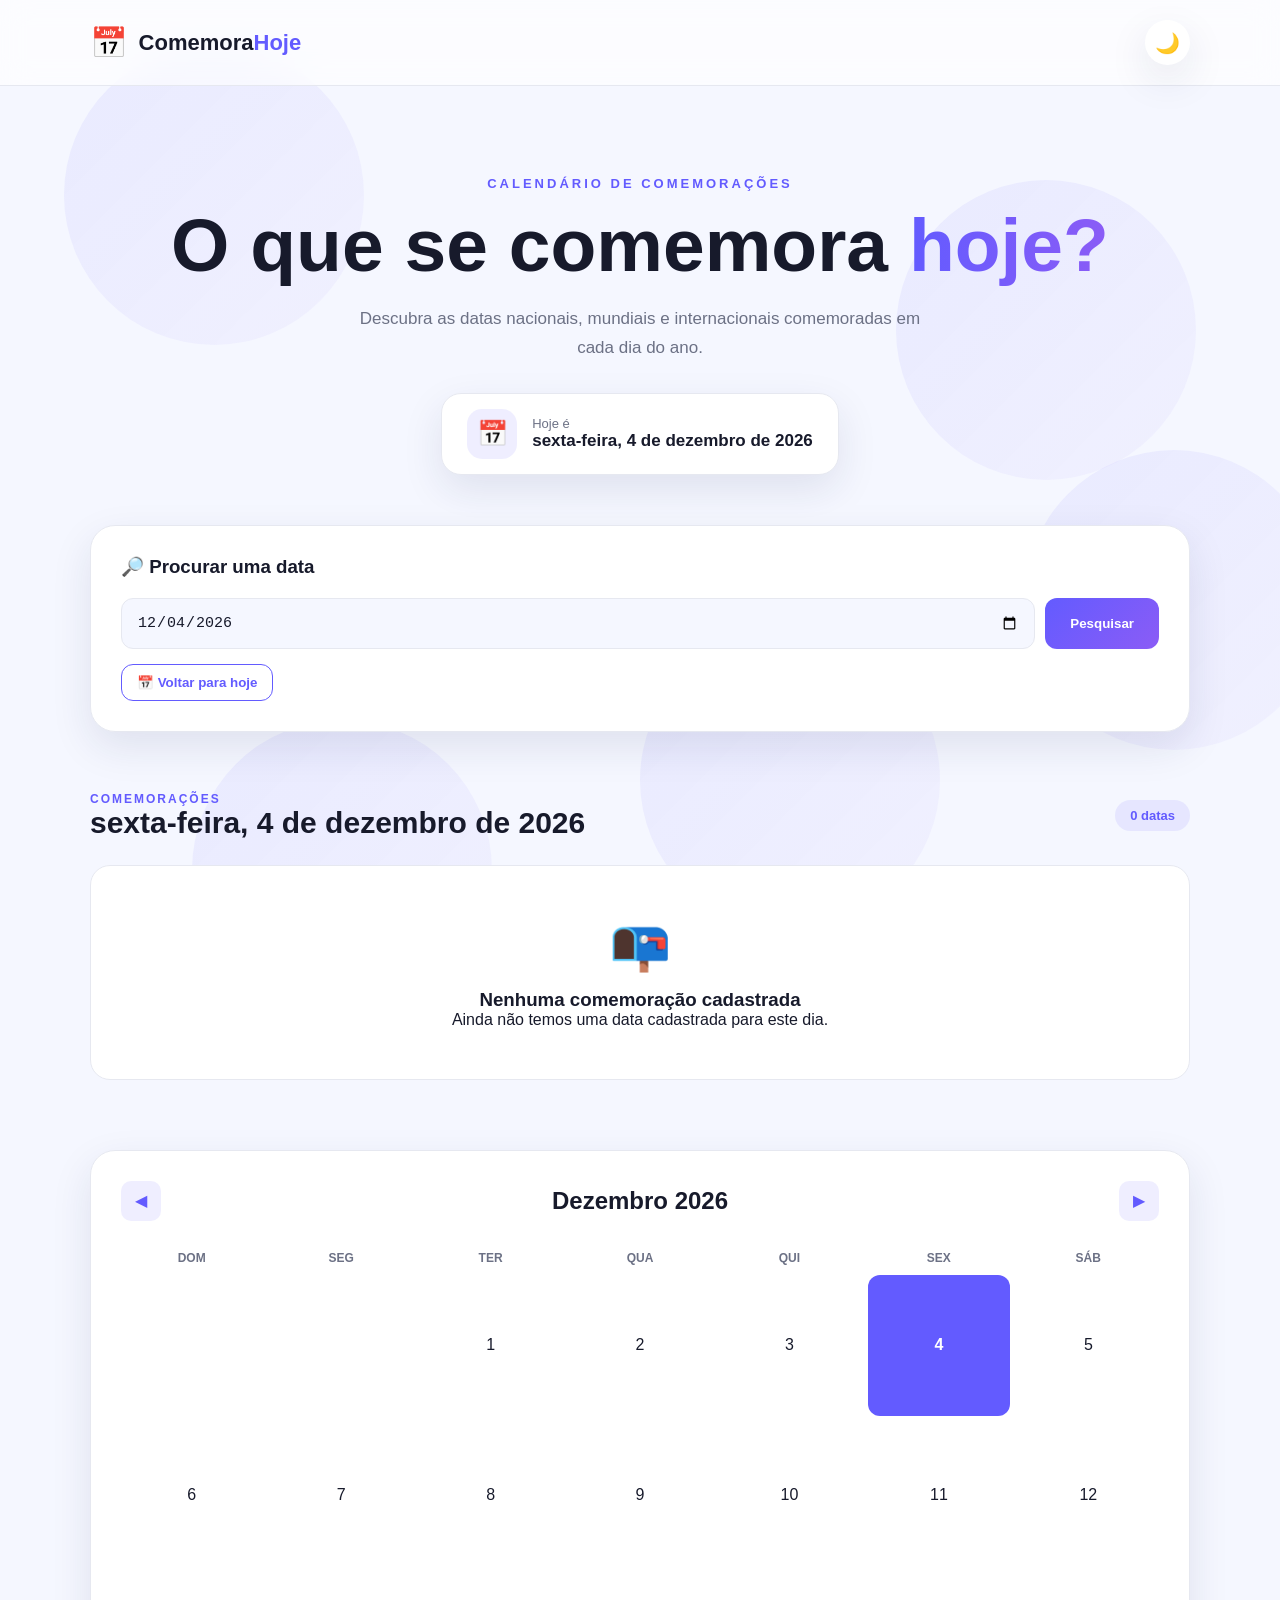
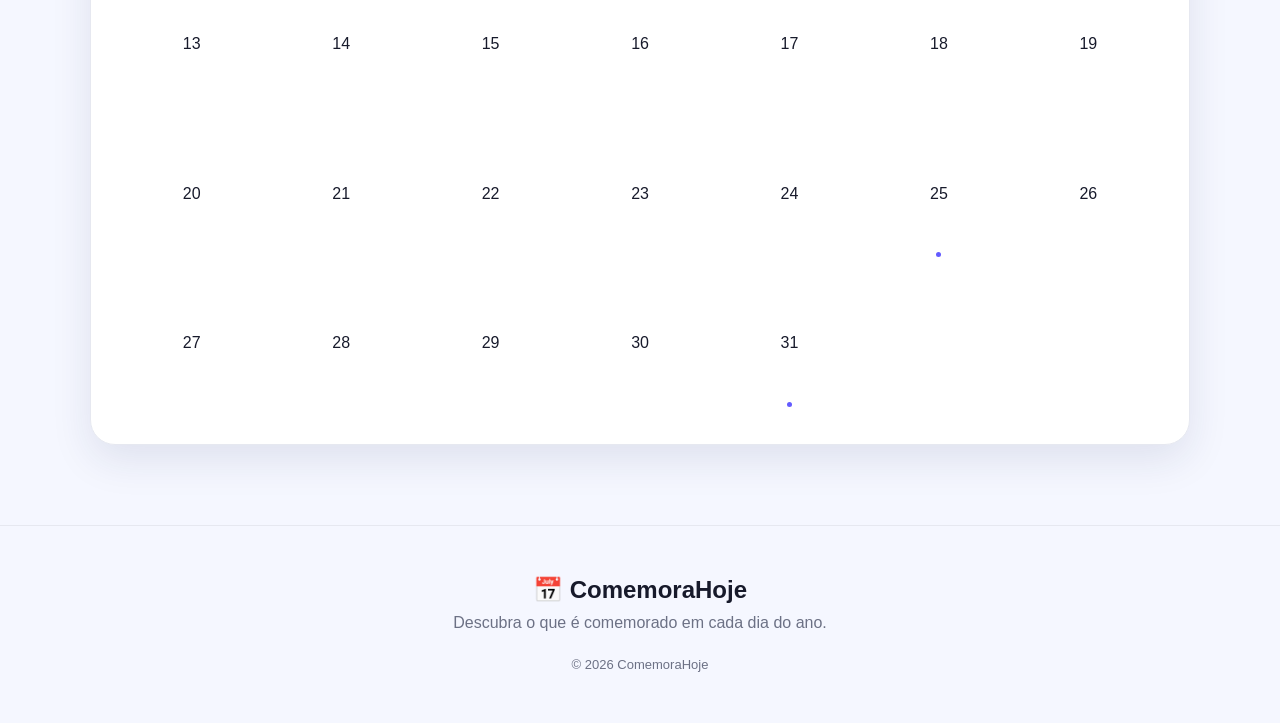
<file: index.html>
<!DOCTYPE html>
<html lang="pt-BR">
<head>
    <meta charset="UTF-8">
    <link rel="icon" href="img/logo.Comemorahoje.png">
    <meta name="viewport" content="width=device-width, initial-scale=1.0">
    <title>ComemoraHoje - O que se comemora hoje?</title>
    <meta name="description" content="Descubra o que se comemora hoje no Brasil e no mundo. Veja datas comemorativas, dias nacionais, mundiais e universais.">
    <meta name="keywords" content="ComemoraHoje, o que se comemora hoje, datas comemorativas, comemorações, dia mundial, dia nacional">
    <meta name="author" content="ComemoraHoje">

    <link rel="stylesheet" href="css/sim.css">
    <script type="application/ld+json">
{
  "@context": "https://schema.org",
  "@type": "WebSite",
  "name": "ComemoraHoje",
  "alternateName": "Comemora Hoje",
  "url": "https://udsongab123-hue.github.io/teste/"
}
</script>
    
</head>

<body>

    <!-- Fundo animado -->
    <div class="background">
        <span></span>
        <span></span>
        <span></span>
        <span></span>
        <span></span>
    </div>

    <!-- CABEÇALHO -->
    <header>

        <div class="logo">
            <span>📅</span>
            <h1>Comemora<span>Hoje</span></h1>
        </div>

        <button id="temaBtn" class="tema-btn">
            🌙
        </button>

    </header>

    <!-- CONTEÚDO PRINCIPAL -->
    <main>

        <section class="hero">

            <p class="mini-titulo">CALENDÁRIO DE COMEMORAÇÕES</p>

            <h2>
                O que se comemora
                <span>hoje?</span>
            </h2>

            <p class="descricao">
                Descubra as datas nacionais, mundiais e internacionais
                comemoradas em cada dia do ano.
            </p>

            <div class="data-atual">
                <div class="icone-data">📅</div>

                <div>
                    <p>Hoje é</p>
                    <strong id="dataAtual">Carregando...</strong>
                </div>
            </div>

        </section>


        <!-- PESQUISA -->
        <section class="pesquisa">

            <h3>🔎 Procurar uma data</h3>

            <div class="pesquisa-box">

                <input
                    type="date"
                    id="dataPesquisa"
                >

                <button id="buscarBtn">
                    Pesquisar
                </button>

            </div>

            <button id="hojeBtn" class="hoje-btn">
                📅 Voltar para hoje
            </button>

        </section>


        <!-- RESULTADO -->
        <section class="resultado">

            <div class="titulo-secao">

                <div>
                    <p>COMEMORAÇÕES</p>
                    <h2 id="tituloData">
                        Hoje
                    </h2>
                </div>

                <span id="contador">
                    0 datas
                </span>

            </div>


            <div id="cards" class="cards">

                <!-- Os cards serão criados pelo JavaScript -->

            </div>

        </section>


        <!-- CALENDÁRIO -->
        <section class="calendario">

            <div class="calendario-header">

                <button id="mesAnterior">
                    ◀
                </button>

                <h2 id="mesAno">
                    Agosto 2026
                </h2>

                <button id="mesProximo">
                    ▶
                </button>

            </div>

            <div class="dias-semana">
                <span>DOM</span>
                <span>SEG</span>
                <span>TER</span>
                <span>QUA</span>
                <span>QUI</span>
                <span>SEX</span>
                <span>SÁB</span>
            </div>

            <div id="diasCalendario" class="dias-calendario"></div>

        </section>

    </main>


    <!-- RODAPÉ -->
    <footer>

        <h2>📅 ComemoraHoje</h2>

        <p>
            Descubra o que é comemorado em cada dia do ano.
        </p>

        <p class="copyright">
            © 2026 ComemoraHoje
        </p>

    </footer>


    <script src="teste.js"></script>
    

</body>
</html>
</file>
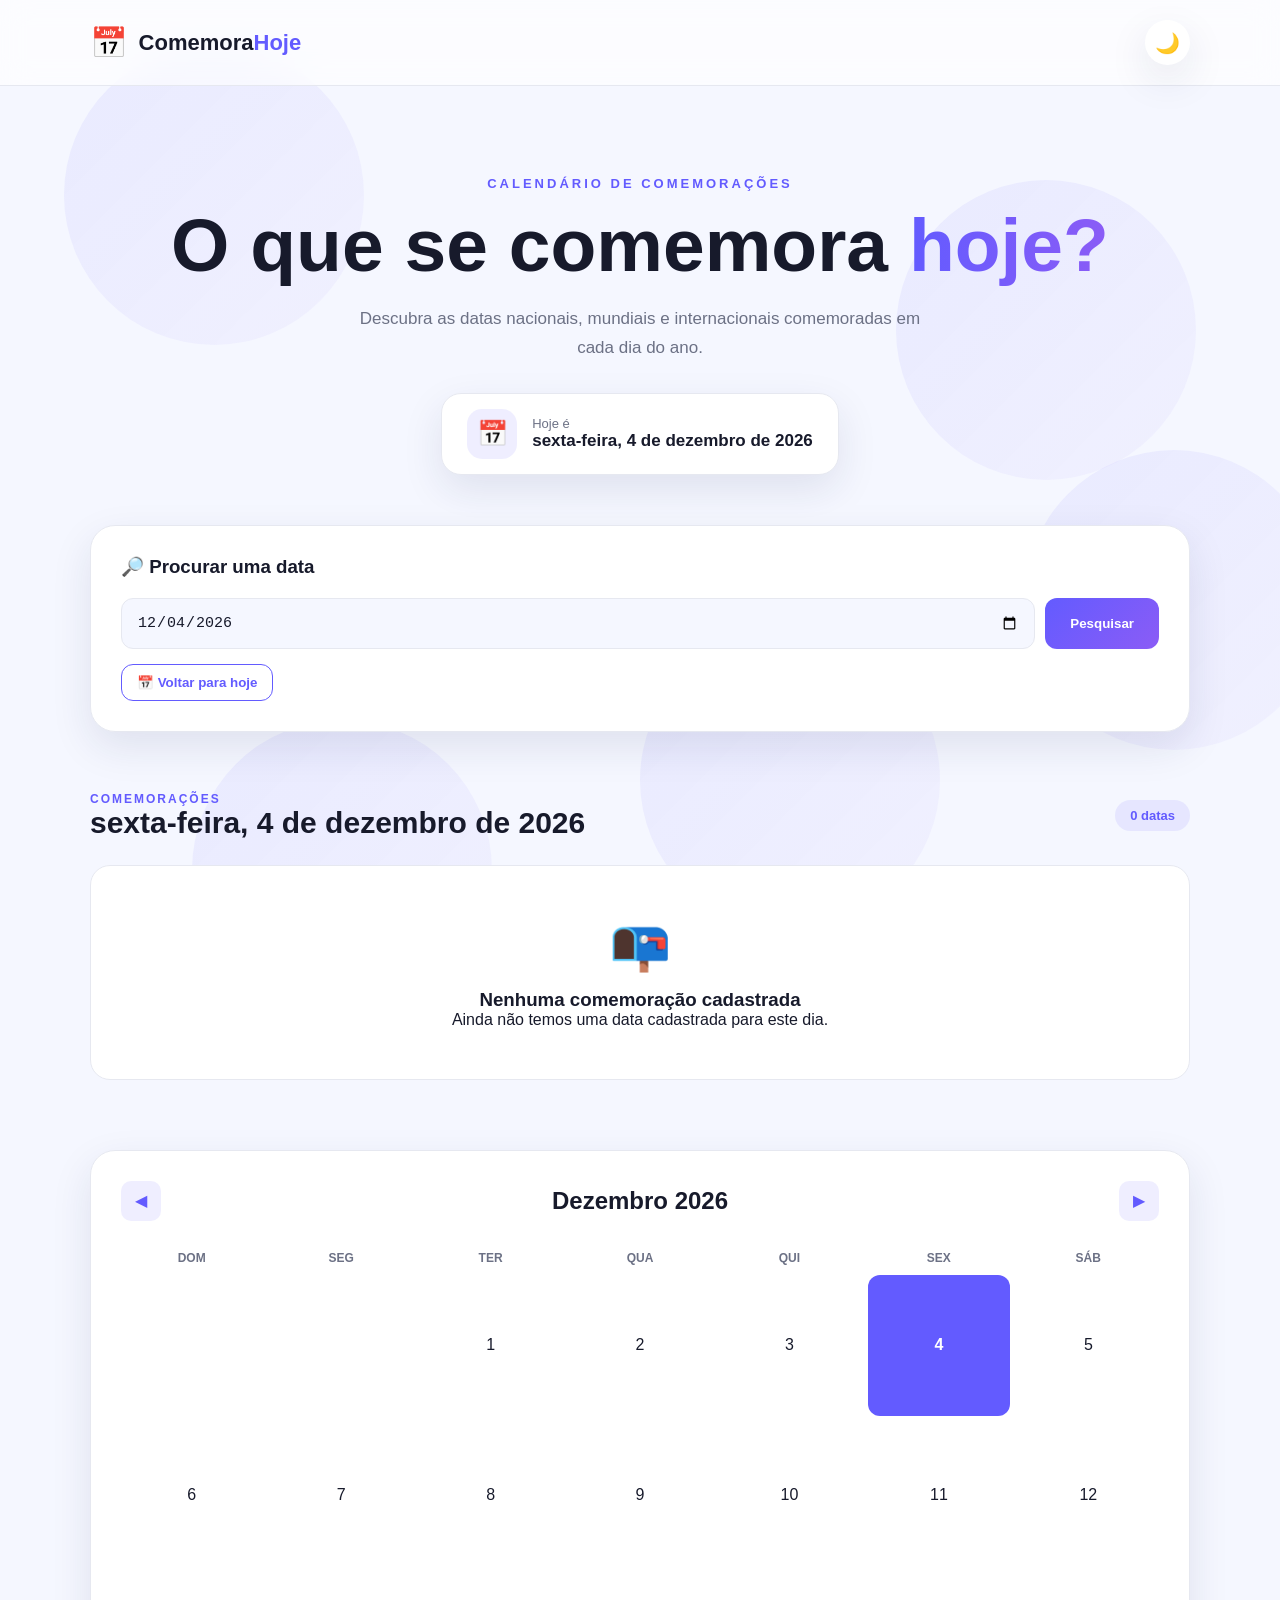
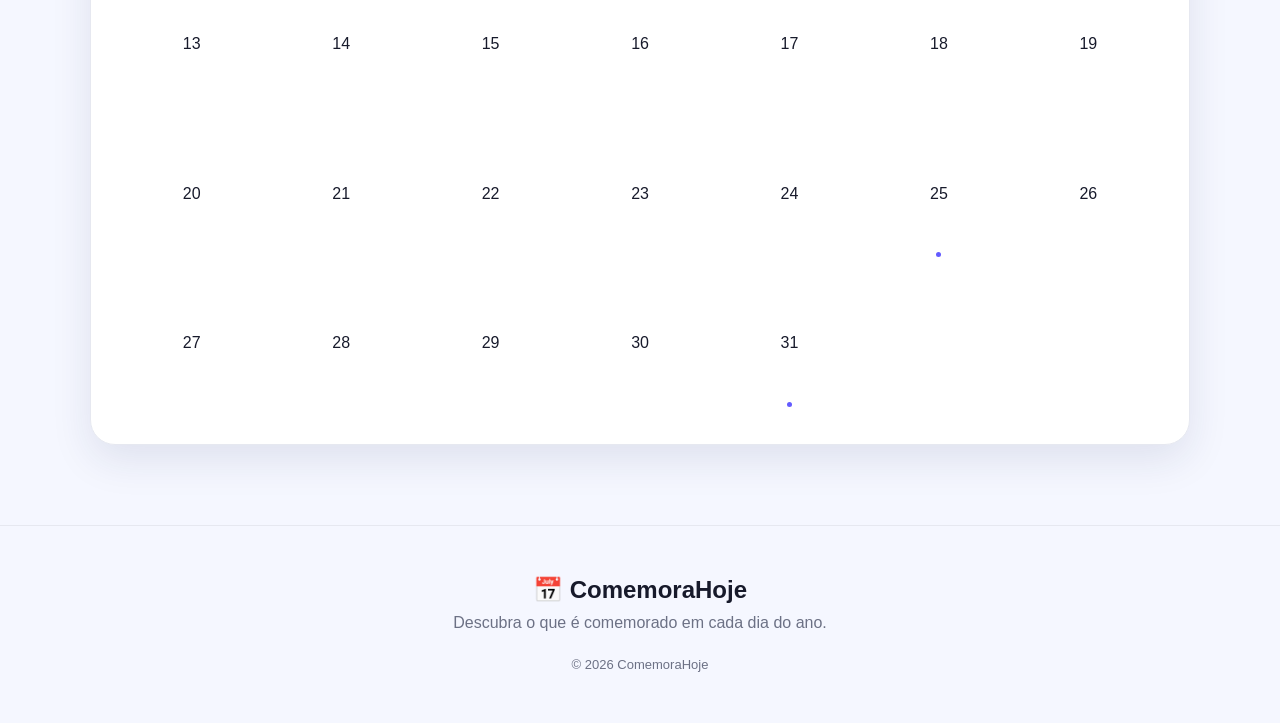
<file: teste.html>
<!DOCTYPE html>
<html lang="pt-BR">
<head>
    <meta charset="UTF-8">
    <meta name="viewport" content="width=device-width, initial-scale=1.0">

    <title>O Que Se Comemora Hoje?</title>

    <link rel="stylesheet" href="css/sim.css">
</head>

<body>

    <!-- Fundo animado -->
    <div class="background">
        <span></span>
        <span></span>
        <span></span>
        <span></span>
        <span></span>
    </div>

    <!-- CABEÇALHO -->
    <header>

        <div class="logo">
            <span>📅</span>
            <h1>Comemora<span>Hoje</span></h1>
        </div>

        <button id="temaBtn" class="tema-btn">
            🌙
        </button>

    </header>

    <!-- CONTEÚDO PRINCIPAL -->
    <main>

        <section class="hero">

            <p class="mini-titulo">CALENDÁRIO DE COMEMORAÇÕES</p>

            <h2>
                O que se comemora
                <span>hoje?</span>
            </h2>

            <p class="descricao">
                Descubra as datas nacionais, mundiais e internacionais
                comemoradas em cada dia do ano.
            </p>

            <div class="data-atual">
                <div class="icone-data">📅</div>

                <div>
                    <p>Hoje é</p>
                    <strong id="dataAtual">Carregando...</strong>
                </div>
            </div>

        </section>


        <!-- PESQUISA -->
        <section class="pesquisa">

            <h3>🔎 Procurar uma data</h3>

            <div class="pesquisa-box">

                <input
                    type="date"
                    id="dataPesquisa"
                >

                <button id="buscarBtn">
                    Pesquisar
                </button>

            </div>

            <button id="hojeBtn" class="hoje-btn">
                📅 Voltar para hoje
            </button>

        </section>


        <!-- RESULTADO -->
        <section class="resultado">

            <div class="titulo-secao">

                <div>
                    <p>COMEMORAÇÕES</p>
                    <h2 id="tituloData">
                        Hoje
                    </h2>
                </div>

                <span id="contador">
                    0 datas
                </span>

            </div>


            <div id="cards" class="cards">

                <!-- Os cards serão criados pelo JavaScript -->

            </div>

        </section>


        <!-- CALENDÁRIO -->
        <section class="calendario">

            <div class="calendario-header">

                <button id="mesAnterior">
                    ◀
                </button>

                <h2 id="mesAno">
                    Agosto 2026
                </h2>

                <button id="mesProximo">
                    ▶
                </button>

            </div>

            <div class="dias-semana">
                <span>DOM</span>
                <span>SEG</span>
                <span>TER</span>
                <span>QUA</span>
                <span>QUI</span>
                <span>SEX</span>
                <span>SÁB</span>
            </div>

            <div id="diasCalendario" class="dias-calendario"></div>

        </section>

    </main>


    <!-- RODAPÉ -->
    <footer>

        <h2>📅 ComemoraHoje</h2>

        <p>
            Descubra o que é comemorado em cada dia do ano.
        </p>

        <p class="copyright">
            © 2026 ComemoraHoje
        </p>

    </footer>


    <script src="teste.js"></script>

</body>
</html>
</file>
<file: css/sim.css>
/* =========================
   CONFIGURAÇÕES
========================= */

* {
    margin: 0;
    padding: 0;
    box-sizing: border-box;
}

:root {

    --fundo: #f5f7ff;
    --fundo-card: #ffffff;

    --texto: #171a2b;
    --texto-secundario: #6c7185;

    --principal: #635bff;
    --principal-2: #8b5cf6;

    --borda: #e6e8f0;

    --sombra:
        0 15px 40px rgba(30, 35, 90, 0.10);
}

body.dark {

    --fundo: #0d1020;
    --fundo-card: #171a2b;

    --texto: #ffffff;
    --texto-secundario: #aeb4c8;

    --borda: #292e43;

    --sombra:
        0 15px 40px rgba(0, 0, 0, 0.35);
}


body {

    font-family:
        Arial,
        Helvetica,
        sans-serif;

    background: var(--fundo);

    color: var(--texto);

    min-height: 100vh;

    transition:
        background 0.3s,
        color 0.3s;

    overflow-x: hidden;
}


/* =========================
   FUNDO ANIMADO
========================= */

.background {

    position: fixed;

    inset: 0;

    overflow: hidden;

    pointer-events: none;

    z-index: -1;
}

.background span {

    position: absolute;

    width: 300px;
    height: 300px;

    border-radius: 50%;

    background:
        linear-gradient(
            135deg,
            rgba(99, 91, 255, 0.08),
            rgba(139, 92, 246, 0.04)
        );

    animation:
        flutuar 12s infinite ease-in-out;
}

.background span:nth-child(1) {
    top: 5%;
    left: 5%;
}

.background span:nth-child(2) {
    top: 50%;
    left: 80%;
    animation-delay: 2s;
}

.background span:nth-child(3) {
    top: 80%;
    left: 15%;
    animation-delay: 4s;
}

.background span:nth-child(4) {
    top: 20%;
    left: 70%;
    animation-delay: 6s;
}

.background span:nth-child(5) {
    top: 70%;
    left: 50%;
    animation-delay: 8s;
}

@keyframes flutuar {

    0%, 100% {
        transform: translate(0, 0);
    }

    50% {
        transform: translate(
            40px,
            -50px
        );
    }
}


/* =========================
   HEADER
========================= */

header {

    width: 100%;

    padding:
        20px 7%;

    display: flex;

    align-items: center;

    justify-content: space-between;

    border-bottom:
        1px solid var(--borda);

    background:
        rgba(255,255,255,0.65);

    backdrop-filter:
        blur(15px);

    position: sticky;

    top: 0;

    z-index: 100;
}

body.dark header {

    background:
        rgba(13,16,32,0.75);
}


.logo {

    display: flex;

    align-items: center;

    gap: 12px;
}

.logo > span {

    font-size: 30px;
}

.logo h1 {

    font-size: 22px;
}

.logo h1 span {

    color: var(--principal);
}


.tema-btn {

    border: none;

    width: 45px;
    height: 45px;

    border-radius: 50%;

    background: var(--fundo-card);

    box-shadow: var(--sombra);

    cursor: pointer;

    font-size: 20px;

    transition: 0.3s;
}

.tema-btn:hover {

    transform:
        rotate(20deg)
        scale(1.1);
}


/* =========================
   MAIN
========================= */

main {

    width: min(
        1100px,
        90%
    );

    margin: auto;
}


/* =========================
   HERO
========================= */

.hero {

    text-align: center;

    padding:
        90px 0 50px;
}

.mini-titulo {

    color: var(--principal);

    font-weight: bold;

    font-size: 13px;

    letter-spacing: 3px;

    margin-bottom: 15px;
}

.hero h2 {

    font-size:
        clamp(40px, 7vw, 75px);

    line-height: 1.05;

    margin-bottom: 20px;
}

.hero h2 span {

    color: var(--principal);

    background:
        linear-gradient(
            90deg,
            var(--principal),
            var(--principal-2)
        );

    -webkit-background-clip: text;

    -webkit-text-fill-color:
        transparent;
}

.descricao {

    color: var(--texto-secundario);

    max-width: 600px;

    margin: auto;

    line-height: 1.7;

    font-size: 17px;
}


.data-atual {

    display: inline-flex;

    align-items: center;

    gap: 15px;

    margin-top: 30px;

    padding: 15px 25px;

    background:
        var(--fundo-card);

    border:
        1px solid var(--borda);

    border-radius: 20px;

    box-shadow: var(--sombra);

    text-align: left;
}

.icone-data {

    width: 50px;
    height: 50px;

    display: flex;

    align-items: center;
    justify-content: center;

    border-radius: 15px;

    background:
        rgba(99,91,255,0.1);

    font-size: 25px;
}

.data-atual p {

    color: var(--texto-secundario);

    font-size: 13px;
}

.data-atual strong {

    font-size: 17px;
}


/* =========================
   PESQUISA
========================= */

.pesquisa {

    background:
        var(--fundo-card);

    border:
        1px solid var(--borda);

    border-radius: 25px;

    padding: 30px;

    box-shadow: var(--sombra);

    margin-bottom: 60px;
}

.pesquisa h3 {

    margin-bottom: 20px;
}

.pesquisa-box {

    display: flex;

    gap: 10px;
}

.pesquisa input {

    flex: 1;

    padding: 15px;

    border:
        1px solid var(--borda);

    border-radius: 12px;

    background: var(--fundo);

    color: var(--texto);

    font-size: 15px;

    outline: none;
}

.pesquisa input:focus {

    border-color:
        var(--principal);
}

.pesquisa button {

    border: none;

    padding:
        0 25px;

    border-radius: 12px;

    background:
        linear-gradient(
            135deg,
            var(--principal),
            var(--principal-2)
        );

    color: white;

    font-weight: bold;

    cursor: pointer;

    transition: 0.3s;
}

.pesquisa button:hover {

    transform:
        translateY(-3px);

    box-shadow:
        0 10px 25px
        rgba(99,91,255,0.25);
}

.hoje-btn {

    margin-top: 15px;

    padding:
        10px 15px !important;

    background:
        transparent !important;

    color:
        var(--principal) !important;

    border:
        1px solid var(--principal) !important;
}


/* =========================
   RESULTADO
========================= */

.resultado {

    margin-bottom: 70px;
}

.titulo-secao {

    display: flex;

    justify-content: space-between;

    align-items: center;

    margin-bottom: 25px;
}

.titulo-secao p {

    color:
        var(--principal);

    font-size: 12px;

    font-weight: bold;

    letter-spacing: 2px;
}

.titulo-secao h2 {

    font-size: 30px;
}

#contador {

    background:
        rgba(99,91,255,0.1);

    color:
        var(--principal);

    padding:
        8px 15px;

    border-radius: 20px;

    font-size: 13px;

    font-weight: bold;
}


/* =========================
   CARDS
========================= */

.cards {

    display: grid;

    grid-template-columns:
        repeat(
            auto-fit,
            minmax(280px, 1fr)
        );

    gap: 20px;
}

.card {

    background:
        var(--fundo-card);

    border:
        1px solid var(--borda);

    border-radius: 22px;

    padding: 25px;

    box-shadow: var(--sombra);

    animation:
        aparecer 0.5s ease forwards;

    transition:
        0.3s;
}

.card:hover {

    transform:
        translateY(-8px);

    border-color:
        var(--principal);
}

@keyframes aparecer {

    from {
        opacity: 0;
        transform: translateY(20px);
    }

    to {
        opacity: 1;
        transform: translateY(0);
    }
}

.card-topo {

    display: flex;

    justify-content: space-between;

    align-items: center;

    margin-bottom: 20px;
}

.card-emoji {

    width: 55px;
    height: 55px;

    display: flex;

    justify-content: center;
    align-items: center;

    background:
        rgba(99,91,255,0.1);

    border-radius: 16px;

    font-size: 27px;
}

.tipo {

    padding:
        6px 10px;

    border-radius: 10px;

    font-size: 11px;

    font-weight: bold;
}

.tipo.nacional {

    color: #b45309;

    background:
        #fef3c7;
}

.tipo.mundial {

    color: #0369a1;

    background:
        #e0f2fe;
}

.tipo.internacional {

    color: #7c3aed;

    background:
        #ede9fe;
}

.card h3 {

    margin-bottom: 10px;

    font-size: 20px;
}

.card p {

    color:
        var(--texto-secundario);

    line-height: 1.6;

    font-size: 14px;
}


/* =========================
   SEM COMEMORAÇÕES
========================= */

.sem-resultados {

    text-align: center;

    padding: 50px;

    background:
        var(--fundo-card);

    border:
        1px solid var(--borda);

    border-radius: 20px;
}

.sem-resultados div {

    font-size: 50px;

    margin-bottom: 15px;
}


/* =========================
   CALENDÁRIO
========================= */

.calendario {

    background:
        var(--fundo-card);

    border:
        1px solid var(--borda);

    border-radius: 25px;

    padding: 30px;

    box-shadow: var(--sombra);

    margin-bottom: 80px;
}

.calendario-header {

    display: flex;

    align-items: center;

    justify-content: space-between;

    margin-bottom: 30px;
}

.calendario-header button {

    width: 40px;
    height: 40px;

    border: none;

    border-radius: 10px;

    background:
        rgba(99,91,255,0.1);

    color:
        var(--principal);

    cursor: pointer;

    font-size: 16px;
}

.dias-semana,
.dias-calendario {

    display: grid;

    grid-template-columns:
        repeat(7, 1fr);

    gap: 8px;
}

.dias-semana {

    margin-bottom: 10px;
}

.dias-semana span {

    text-align: center;

    color:
        var(--texto-secundario);

    font-size: 12px;

    font-weight: bold;
}

.dia {

    aspect-ratio: 1;

    display: flex;

    justify-content: center;

    align-items: center;

    border-radius: 12px;

    cursor: pointer;

    transition: 0.2s;

    position: relative;
}

.dia:hover {

    background:
        rgba(99,91,255,0.1);

    color:
        var(--principal);
}

.dia.hoje {

    background:
        var(--principal);

    color: white;

    font-weight: bold;
}

.dia.tem-comemoracao::after {

    content: "";

    width: 5px;
    height: 5px;

    background:
        var(--principal);

    border-radius: 50%;

    position: absolute;

    bottom: 7px;
}

.dia.hoje.tem-comemoracao::after {

    background: white;
}


/* =========================
   FOOTER
========================= */

footer {

    text-align: center;

    padding:
        50px 20px;

    border-top:
        1px solid var(--borda);
}

footer h2 {

    margin-bottom: 10px;
}

footer p {

    color:
        var(--texto-secundario);
}

.copyright {

    margin-top: 25px;

    font-size: 13px;
}


/* =========================
   RESPONSIVO
========================= */

@media (max-width: 600px) {

    header {

        padding:
            15px 5%;
    }

    main {

        width: 90%;
    }

    .hero {

        padding-top: 60px;
    }

    .pesquisa-box {

        flex-direction: column;
    }

    .pesquisa button {

        padding: 15px !important;
    }

    .titulo-secao {

        align-items: flex-start;

        gap: 15px;
    }

    .calendario {

        padding: 15px;
    }

    .dia {

        font-size: 13px;
    }
}
</file>
